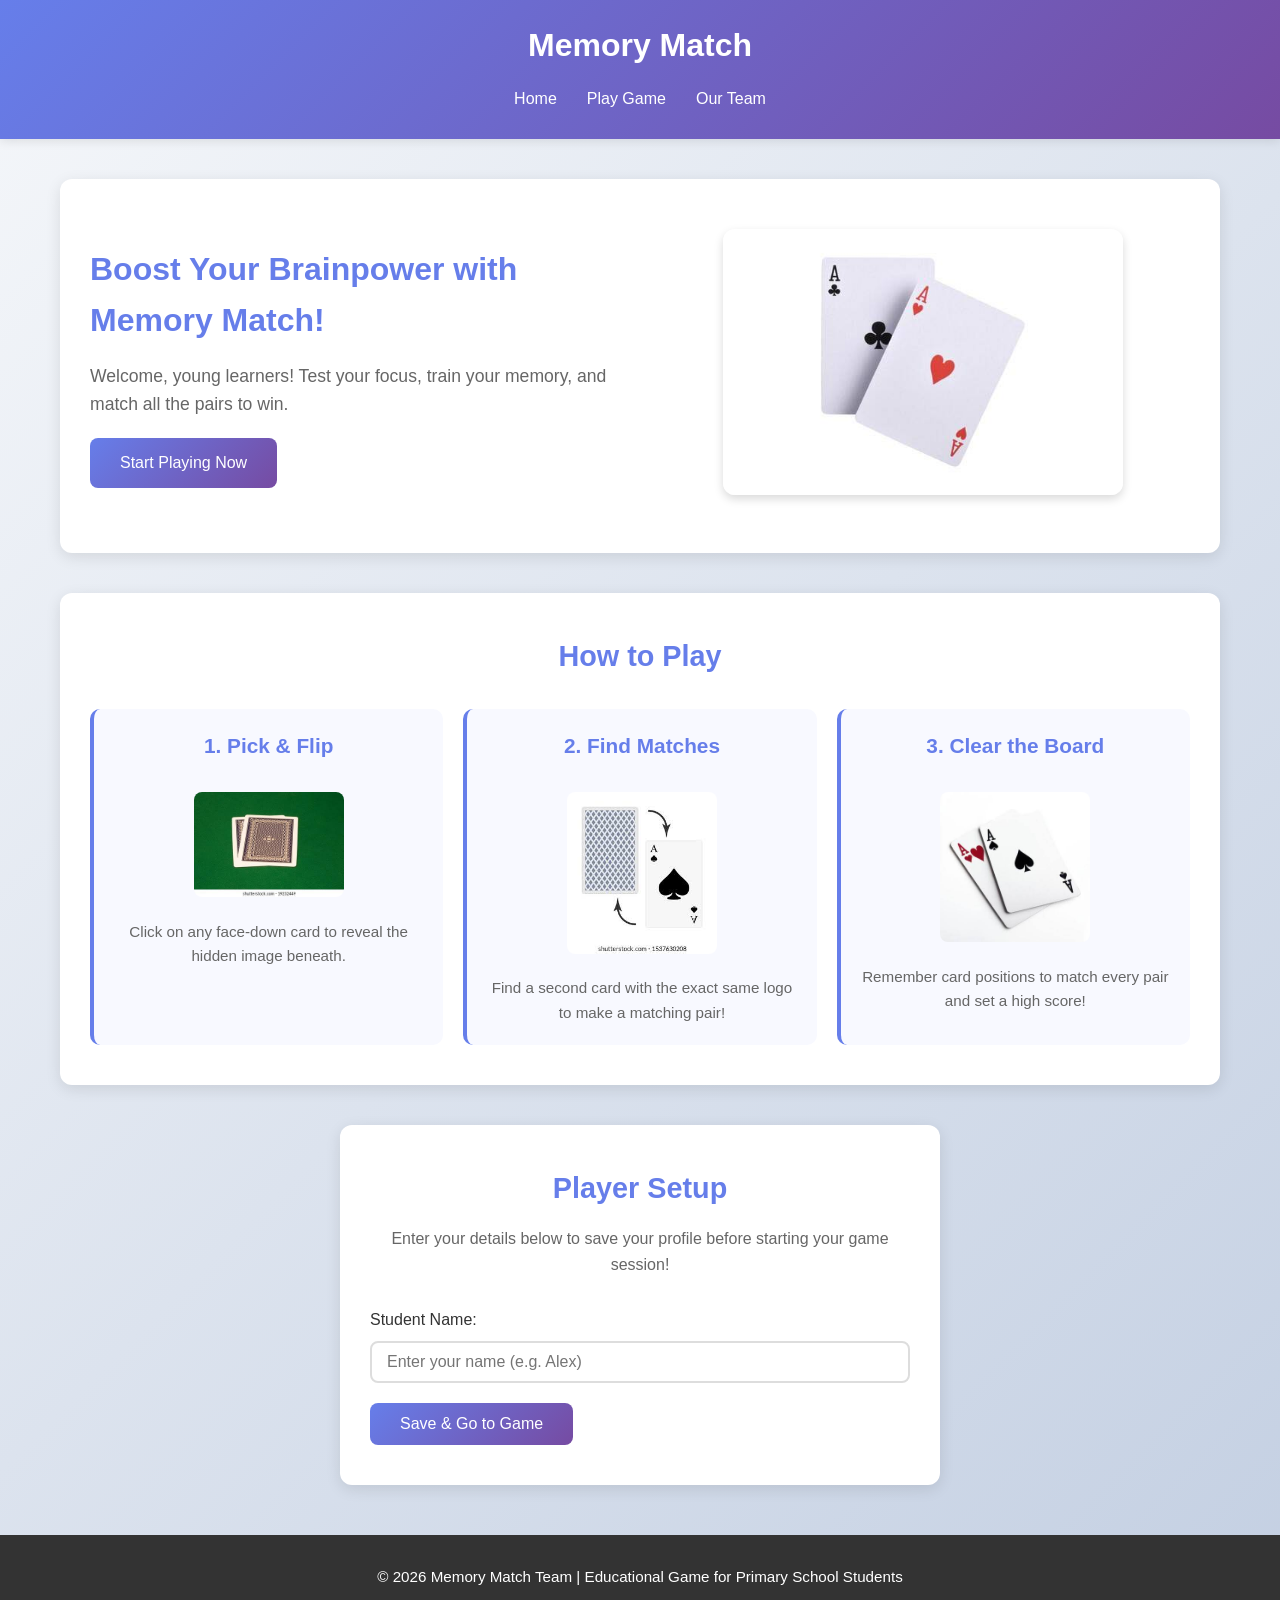
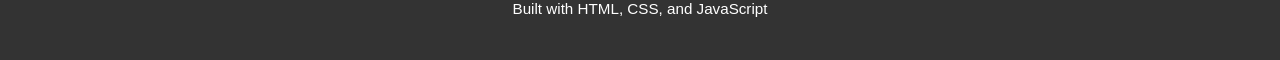
<file: index.html>
<!DOCTYPE html>
<html lang="en">

<head>
    <meta charset="UTF-8">
    <meta name="viewport" content="width=device-width, initial-scale=1.0">
    <title>Memory Match - Train Your Brain!</title>
    <link rel="stylesheet" href="styles.css">
    <script src="script.js"></script>
</head>

<body>

    <!-- Main Navigation Header -->
    <header>
        <div class="logo">
            <h1>Memory Match</h1>
        </div>
        <nav>
            <a href="index.html">Home</a>
            <a href="game.html">Play Game</a>
            <a href="portfolio.html">Our Team</a>
        </nav>
    </header>

    <!-- Main Content Area -->
    <main>

        <!-- Hero Section: Welcoming the Primary Students -->
        <section class="hero-section">
            <div class="hero-content">
                <h2>Boost Your Brainpower with Memory Match!</h2>
                <p>Welcome, young learners! Test your focus, train your memory, and match all the pairs to win.</p>
                <a href="game.html" class="btn-primary">Start Playing Now</a>
            </div>
            <div class="hero-image">
                <img src="./pictures/card.no3.jpg" alt="Children playing memory card game">
            </div>
        </section>

        <!--How-To-Play Section -->
        <section class="how-to-play">
            <h2>How to Play</h2>
            <div class="cards">
                <div class="card-feature">

                    <h3>1. Pick & Flip</h3>
                    <img src="./pictures/card.no5.jpg" alt="Flip Card Icon">
                    <p>Click on any face-down card to reveal the hidden image beneath.</p>
                </div>
                <div class="card-feature">

                    <h3>2. Find Matches</h3>
                    <img src="./pictures/cardno.2.jpg" alt="Match Cards Icon">
                    <p>Find a second card with the exact same logo to make a matching pair!</p>
                </div>
                <div class="card-feature">

                    <h3>3. Clear the Board</h3>
                    <img src="./pictures/card.no4.jpg" alt="Trophy Icon">
                    <p>Remember card positions to match every pair and set a high score!</p>
                </div>
            </div>
        </section>

        <!-- Form Section: User Setup -->
        <section class="player-setup-section">
            <h2>Player Setup</h2>
            <p>Enter your details below to save your profile before starting your game session!</p>

            <form id="player-form">
                <div class="form-group">
                    <label for="player-name">Student Name:</label>
                    <input type="text" id="player-name" name="playerName" placeholder="Enter your name (e.g. Alex)"
                        required>
                </div>
                <button type="submit" class="btn-submit">Save & Go to Game</button>
            </form>
        </section>
    </main>

    <footer>
        <p>&copy; 2026 Memory Match Team | Educational Game for Primary School Students</p>
        <p>Built with HTML, CSS, and JavaScript</p>
    </footer>
</body>

</html>
</file>
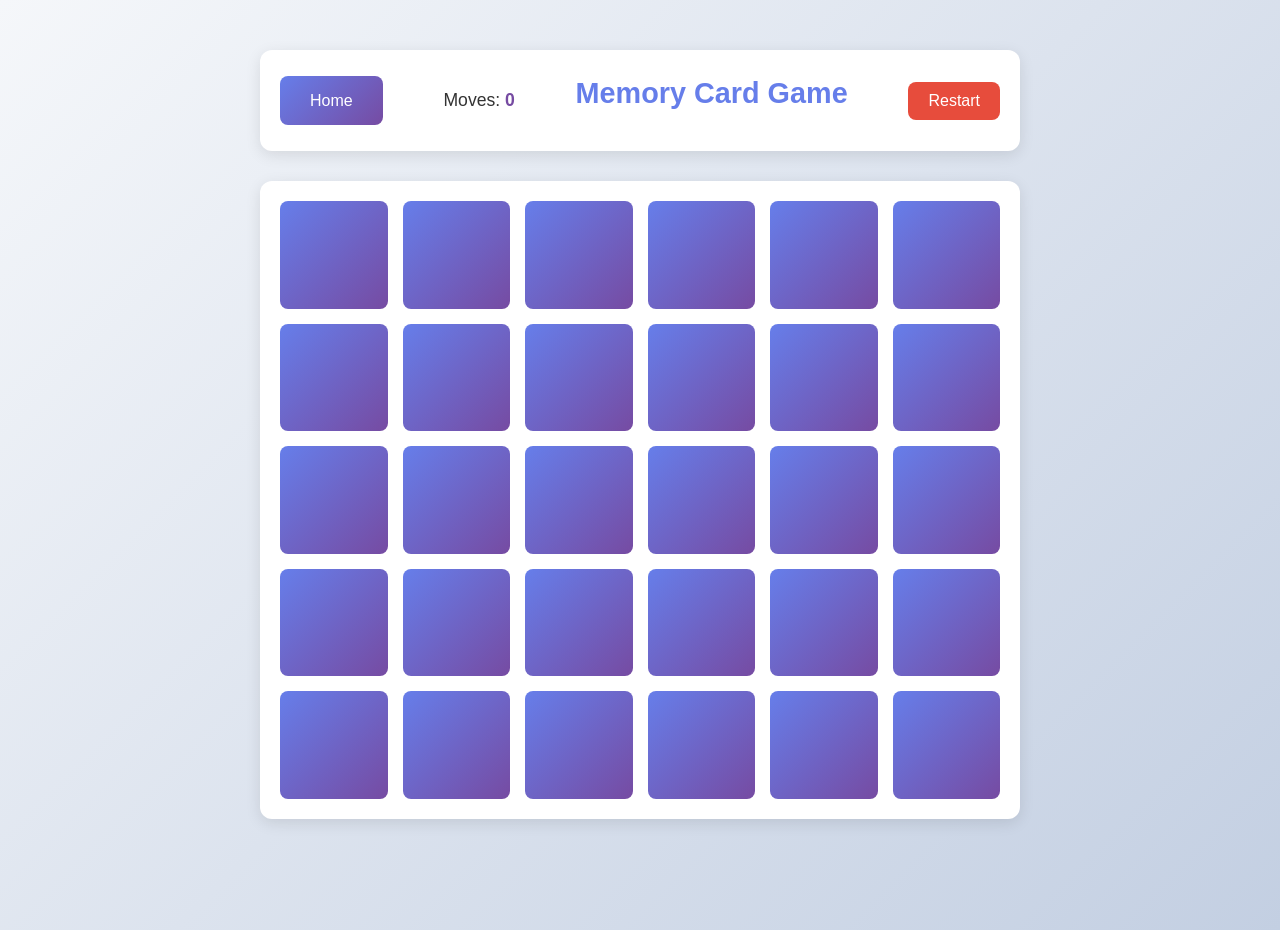
<file: game.html>
<!DOCTYPE html>
<html lang="en">

<head>
    <meta charset="UTF-8">
    <meta name="viewport" content="width=device-width, initial-scale=1.0">
    <title>Memory Card Game</title>
    <link rel="stylesheet" href="./styles.css">
</head>

<body>
    <div class="page-wrapper">
        <header class="hero-header">
            <a href="index.html" class="btn-primary">Home</a>
            <p>Moves: <span id="moves">0</span></p>
            <h1>Memory Card Game</h1>
            <button id="restartBtn">Restart</button>
        </header>
        <div class="card-board">
            <div class="card" data-value="balloon">
                <div class="card-inner">
                    <div class="card-front"></div>
                    <div class="card-back">🎈</div>
                </div>
            </div>

            <div class="card" data-value="trophy">
                <div class="card-inner">
                    <div class="card-front"></div>
                    <div class="card-back">🏆</div>
                </div>
            </div>

            <div class="card" data-value="present">
                <div class="card-inner">
                    <div class="card-front"></div>
                    <div class="card-back">🎁</div>
                </div>
            </div>

            <div class="card" data-value="skateboard">
                <div class="card-inner">
                    <div class="card-front"></div>
                    <div class="card-back">🛹</div>
                </div>
            </div>

            <div class="card" data-value="balloon">
                <div class="card-inner">
                    <div class="card-front"></div>
                    <div class="card-back">🎈</div>
                </div>
            </div>

            <div class="card" data-value="french-fries">
                <div class="card-inner">
                    <div class="card-front"></div>
                    <div class="card-back">🍟</div>
                </div>
            </div>

            <div class="card" data-value="circus">
                <div class="card-inner">
                    <div class="card-front"></div>
                    <div class="card-back">🎪</div>
                </div>
            </div>

            <div class="card" data-value="firecracker">
                <div class="card-inner">
                    <div class="card-front"></div>
                    <div class="card-back">🧨</div>
                </div>
            </div>

            <div class="card" data-value="meat">
                <div class="card-inner">
                    <div class="card-front"></div>
                    <div class="card-back">🥩</div>
                </div>
            </div>

            <div class="card" data-value="paint">
                <div class="card-inner">
                    <div class="card-front"></div>
                    <div class="card-back">🎨</div>
                </div>
            </div>

            <div class="card" data-value="explosion">
                <div class="card-inner">
                    <div class="card-front"></div>
                    <div class="card-back">💥</div>
                </div>
            </div>

            <div class="card" data-value="meat">
                <div class="card-inner">
                    <div class="card-front"></div>
                    <div class="card-back">🥩</div>
                </div>
            </div>

            <div class="card" data-value="skateboard">
                <div class="card-inner">
                    <div class="card-front"></div>
                    <div class="card-back">🛹</div>
                </div>
            </div>

            <div class="card" data-value="present">
                <div class="card-inner">
                    <div class="card-front"></div>
                    <div class="card-back">🎁</div>
                </div>
            </div>

            <div class="card" data-value="truck">
                <div class="card-inner">
                    <div class="card-front"></div>
                    <div class="card-back">🚚</div>
                </div>
            </div>

            <div class="card" data-value="yarn">
                <div class="card-inner">
                    <div class="card-front"></div>
                    <div class="card-back">🧶</div>
                </div>
            </div>

            <div class="card" data-value="circus">
                <div class="card-inner">
                    <div class="card-front"></div>
                    <div class="card-back">🎪</div>
                </div>
            </div>

            <div class="card" data-value="shopping-cart">
                <div class="card-inner">
                    <div class="card-front"></div>
                    <div class="card-back">🛒</div>
                </div>
            </div>

            <div class="card" data-value="firecracker">
                <div class="card-inner">
                    <div class="card-front"></div>
                    <div class="card-back">🧨</div>
                </div>
            </div>

            <div class="card" data-value="pumpkin">
                <div class="card-inner">
                    <div class="card-front"></div>
                    <div class="card-back">🎃</div>
                </div>
            </div>

            <div class="card" data-value="french-fries">
                <div class="card-inner">
                    <div class="card-front"></div>
                    <div class="card-back">🍟</div>
                </div>
            </div>

            <div class="card" data-value="explosion">
                <div class="card-inner">
                    <div class="card-front"></div>
                    <div class="card-back">💥</div>
                </div>
            </div>

            <div class="card" data-value="shopping-cart">
                <div class="card-inner">
                    <div class="card-front"></div>
                    <div class="card-back">🛒</div>
                </div>
            </div>

            <div class="card" data-value="safety-vest">
                <div class="card-inner">
                    <div class="card-front"></div>
                    <div class="card-back">🦺</div>
                </div>
            </div>

            <div class="card" data-value="pumpkin">
                <div class="card-inner">
                    <div class="card-front"></div>
                    <div class="card-back">🎃</div>
                </div>
            </div>

            <div class="card" data-value="paint">
                <div class="card-inner">
                    <div class="card-front"></div>
                    <div class="card-back">🎨</div>
                </div>
            </div>

            <div class="card" data-value="trophy">
                <div class="card-inner">
                    <div class="card-front"></div>
                    <div class="card-back">🏆</div>
                </div>
            </div>

            <div class="card" data-value="truck">
                <div class="card-inner">
                    <div class="card-front"></div>
                    <div class="card-back">🚚</div>
                </div>
            </div>

            <div class="card" data-value="yarn">
                <div class="card-inner">
                    <div class="card-front"></div>
                    <div class="card-back">🧶</div>
                </div>
            </div>
            <div class="card" data-value="safety-vest">
                <div class="card-inner">
                    <div class="card-front"></div>
                    <div class="card-back">🦺</div>
                </div>
            </div>
        </div>
        <!-- Ending screen - hidden by default -->
        <div id="endingScreen" class="ending-screen hidden">
            <div class="ending-content">
                <h2>🎉 Congratulations!</h2>
                <p>You completed the game!</p>
                <p>Moves used: <span id="finalMoves">0</span></p>

                <div class="ending-buttons">
                    <a href="index.html" class="btn-primary">Home</a>
                    <a href="portfolio.html" class="btn-primary">Portfolio</a>
                    <button id="endingRestartBtn" class="btn-primary">Restart Game</button>
                </div>
            </div>
        </div>
    </div>
    <script src="script.js"></script>
</body>

</html>
</file>
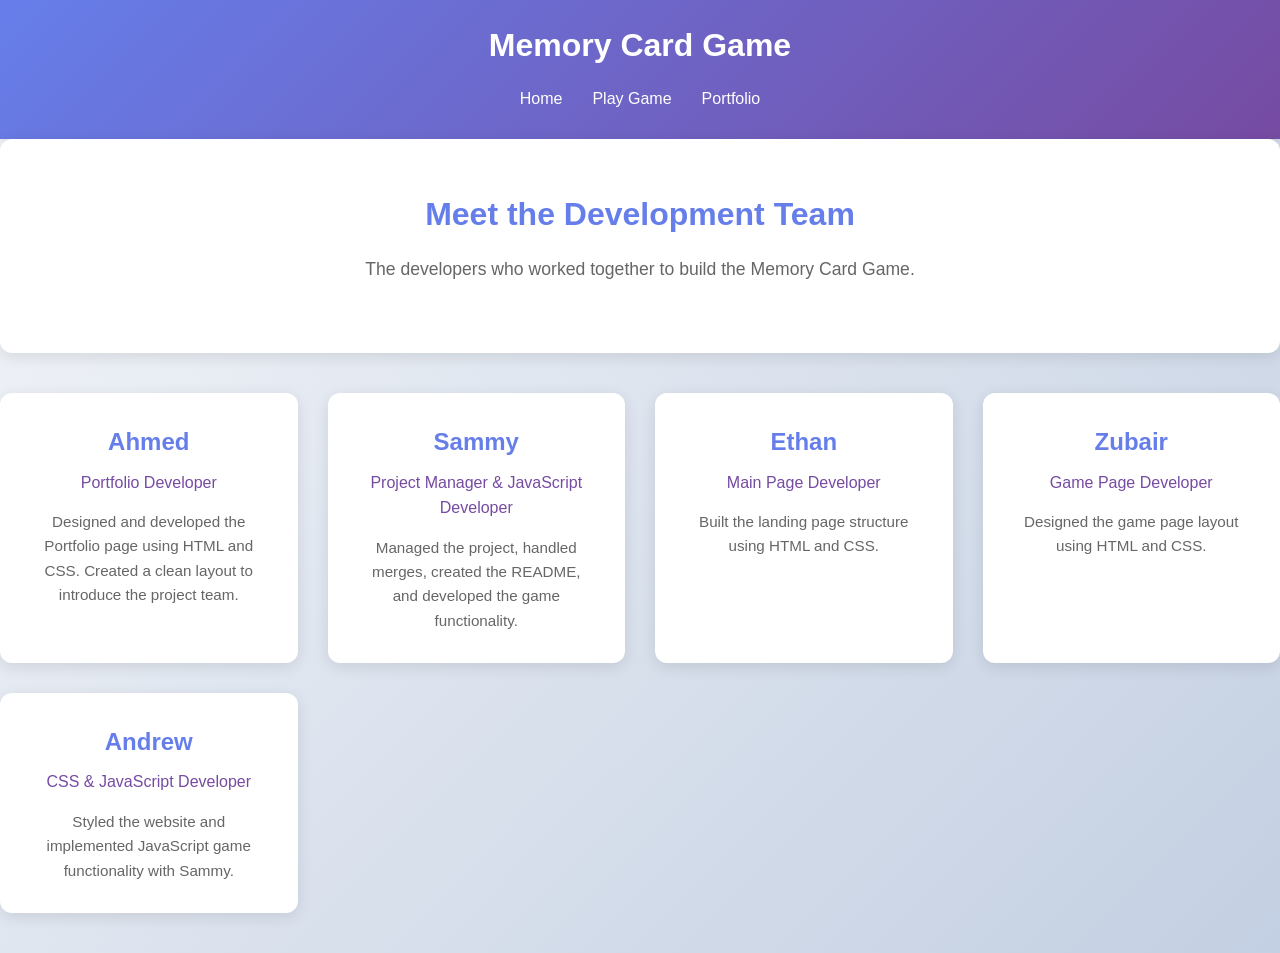
<file: portfolio.html>
<!DOCTYPE html>
<html lang="en">

<head>
    <meta charset="UTF-8">
    <meta name="viewport" content="width=device-width, initial-scale=1.0">
    <title>Memory Match - Our Team</title>
    <link rel="stylesheet" href="./styles.css">
</head>

<body>

    <header>
        <h1>Memory Card Game</h1>
        <nav>
            <a href="index.html">Home</a>
            <a href="game.html">Play Game</a>
            <a href="portfolio.html">Portfolio</a>
        </nav>
    </header>

    <section class="hero">
        <h2>Meet the Development Team</h2>
        <p>The developers who worked together to build the Memory Card Game.</p>
    </section>

    <section class="team-container">

        <div class="card">

            <h3>Ahmed</h3>
            <h4>Portfolio Developer</h4>
            <p>
                Designed and developed the Portfolio page using HTML and CSS.
                Created a clean layout to introduce the project team.
            </p>
        </div>

        <div class="card">

            <h3>Sammy</h3>
            <h4>Project Manager & JavaScript Developer</h4>
            <p>
                Managed the project, handled merges, created the README,
                and developed the game functionality.
            </p>
        </div>

        <div class="card">

            <h3>Ethan</h3>
            <h4>Main Page Developer</h4>
            <p>
                Built the landing page structure using HTML and CSS.
            </p>
        </div>

        <div class="card">

            <h3>Zubair</h3>
            <h4>Game Page Developer</h4>
            <p>
                Designed the game page layout using HTML and CSS.
            </p>
        </div>

        <div class="card">

            <h3>Andrew</h3>
            <h4>CSS & JavaScript Developer</h4>
            <p>
                Styled the website and implemented JavaScript game
                functionality with Sammy.
            </p>
        </div>

    </section>
    
    <script src="/script.js"></script>
</body>

</html>
</file>
<file: styles.css>
/* ===== MEMORY MATCH GAME - STYLESHEET ===== */
/* Styles for index.html, game.html, and portfolio.html */

/* ===== RESET & GLOBAL STYLES ===== */
* {
  margin: 0;
  padding: 0;
  box-sizing: border-box;
}

/* General body styling - light background */
body {
  font-family: 'Segoe UI', Tahoma, Geneva, Verdana, sans-serif;
  background: linear-gradient(135deg, #f5f7fa 0%, #c3cfe2 100%);
  color: #333;
  line-height: 1.6;
  min-height: 100vh;
}

/* ===== HEADER & NAVIGATION ===== */
header {
  background: linear-gradient(135deg, #667eea 0%, #764ba2 100%);
  color: white;
  padding: 20px 0;
  box-shadow: 0 2px 10px rgba(0, 0, 0, 0.1);
}

header h1 {
  text-align: center;
  font-size: 2rem;
  margin-bottom: 15px;
}

/* Navigation styling */
nav {
  display: flex;
  justify-content: center;
  gap: 30px;
  flex-wrap: wrap;
}

nav a {
  color: white;
  text-decoration: none;
  font-size: 1rem;
  transition: opacity 0.3s ease;
  padding-bottom: 5px;
  border-bottom: 2px solid transparent;
}

nav a:hover {
  opacity: 0.8;
  border-bottom: 2px solid white;
}

nav a.active {
  border-bottom: 2px solid white;
  font-weight: bold;
}

/* ===== MAIN CONTENT AREA ===== */
main {
  max-width: 1200px;
  margin: 40px auto;
  padding: 0 20px;
}

/* ===== HERO SECTION (index.html & portfolio.html) ===== */
.hero-section,
.hero {
  background: white;
  padding: 50px 30px;
  border-radius: 12px;
  box-shadow: 0 4px 15px rgba(0, 0, 0, 0.1);
  margin-bottom: 40px;
  text-align: center;
}

.hero-section {
  display: flex;
  gap: 30px;
  align-items: center;
  justify-content: space-between;
}

.hero-content {
  flex: 1;
  text-align: left;
}

.hero-content h2,
.hero h2 {
  color: #667eea;
  font-size: 2rem;
  margin-bottom: 15px;
}

.hero-content p,
.hero p {
  font-size: 1.1rem;
  color: #666;
  margin-bottom: 20px;
}

.hero-image {
  flex: 1;
}

.hero-image img {
  width: 100%;
  max-width: 400px;
  border-radius: 12px;
  box-shadow: 0 4px 10px rgba(0, 0, 0, 0.15);
}

/* ===== BUTTONS ===== */
.btn-primary,
.btn-submit {
  background: linear-gradient(135deg, #667eea 0%, #764ba2 100%);
  color: white;
  padding: 12px 30px;
  border: none;
  border-radius: 8px;
  font-size: 1rem;
  cursor: pointer;
  transition: transform 0.2s, box-shadow 0.2s;
  text-decoration: none;
  display: inline-block;
}

.btn-primary:hover,
.btn-submit:hover {
  transform: translateY(-2px);
  box-shadow: 0 6px 20px rgba(102, 126, 234, 0.4);
}

.btn-primary:active,
.btn-submit:active {
  transform: translateY(0);
}

/* ===== HOW-TO-PLAY SECTION (index.html) ===== */
.how-to-play {
  background: white;
  padding: 40px 30px;
  border-radius: 12px;
  box-shadow: 0 4px 15px rgba(0, 0, 0, 0.1);
  margin-bottom: 40px;
}

.how-to-play h2 {
  text-align: center;
  color: #667eea;
  font-size: 1.8rem;
  margin-bottom: 30px;
}

/* Container for feature cards */
.cards {
  display: grid;
  grid-template-columns: repeat(auto-fit, minmax(250px, 1fr));
  gap: 20px;
}

/* Individual feature cards */
.card-feature {
  background: #f8f9ff;
  padding: 20px;
  border-radius: 10px;
  text-align: center;
  transition: transform 0.3s, box-shadow 0.3s;
  border-left: 4px solid #667eea;
}

.card-feature:hover {
  transform: translateY(-5px);
  box-shadow: 0 8px 20px rgba(102, 126, 234, 0.2);
}

.card-feature h3 {
  color: #667eea;
  font-size: 1.3rem;
  margin-bottom: 15px;
}

.card-feature img {
  width: 100%;
  max-width: 150px;
  margin: 15px 0;
  border-radius: 8px;
}

.card-feature p {
  color: #666;
  font-size: 0.95rem;
}

/* ===== PLAYER SETUP FORM (index.html) ===== */
.player-setup-section {
  background: white;
  padding: 40px 30px;
  border-radius: 12px;
  box-shadow: 0 4px 15px rgba(0, 0, 0, 0.1);
  margin-bottom: 40px;
  max-width: 600px;
  margin-left: auto;
  margin-right: auto;
}

.player-setup-section h2 {
  text-align: center;
  color: #667eea;
  font-size: 1.8rem;
  margin-bottom: 15px;
}

.player-setup-section > p {
  text-align: center;
  color: #666;
  margin-bottom: 30px;
}

/* Form group styling */
.form-group {
  margin-bottom: 20px;
}

.form-group label {
  display: block;
  margin-bottom: 8px;
  color: #333;
  font-weight: 500;
}

.form-group input,
.form-group select {
  width: 100%;
  padding: 10px 15px;
  border: 2px solid #ddd;
  border-radius: 8px;
  font-size: 1rem;
  transition: border-color 0.3s;
}

.form-group input:focus,
.form-group select:focus {
  outline: none;
  border-color: #667eea;
}

/* Error message styling */
.error-message {
  color: #e74c3c;
  font-size: 0.85rem;
  display: block;
  margin-top: 5px;
}

/* ===== GAME PAGE (game.html) ===== */

/* Page wrapper - centers game board */
.page-wrapper {
  max-width: 800px;
  margin: 30px auto;
  padding: 20px;
}

/* Game header with moves counter and restart button */
.hero-header {
  background: white;
  padding: 20px;
  border-radius: 12px;
  display: flex;
  justify-content: space-between;
  align-items: center;
  margin-bottom: 30px;
  box-shadow: 0 4px 15px rgba(0, 0, 0, 0.1);
  flex-wrap: wrap;
  gap: 15px;
}

.hero-header h1 {
  color: #667eea;
  font-size: 1.8rem;
}

.hero-header p {
  font-size: 1.1rem;
  color: #333;
}

.hero-header #moves {
  font-weight: bold;
  color: #764ba2;
}

#restartBtn {
  background: #e74c3c;
  color: white;
  padding: 10px 20px;
  border: none;
  border-radius: 8px;
  cursor: pointer;
  font-size: 1rem;
  transition: background 0.3s, transform 0.2s;
}

#restartBtn:hover {
  background: #c0392b;
  transform: translateY(-2px);
}

/* Card board - grid layout */
.card-board {
  display: grid;
  grid-template-columns: repeat(auto-fit, minmax(100px, 1fr));
  gap: 15px;
  background: white;
  padding: 20px;
  border-radius: 12px;
  box-shadow: 0 4px 15px rgba(0, 0, 0, 0.1);
}

/* ===== 3D CARD FLIP ANIMATION ===== */

/* Main card container */
.card {
  aspect-ratio: 1 / 1;
  cursor: pointer;
  perspective: 1000px;
  transition: transform 0.2s;
}

/* Hover effect - slight scale up */
.card:hover {
  transform: scale(1.05);
}

/* Inner wrapper - this is what rotates */
.card-inner {
  position: relative;
  width: 100%;
  height: 100%;
  transform-style: preserve-3d;
  transition: transform 0.6s;
}

/* When .flipped class is added, rotate 180 degrees */
.card.flipped .card-inner {
  transform: rotateY(180deg);
}

/* Front and back faces of the card */
.card-front,
.card-back {
  position: absolute;
  width: 100%;
  height: 100%;
  backface-visibility: hidden;
  display: flex;
  justify-content: center;
  align-items: center;
  border-radius: 8px;
  font-size: 2.5rem;
  font-weight: bold;
}

/* Front face - blank side (shown at start) */
.card-front {
  background: linear-gradient(135deg, #667eea 0%, #764ba2 100%);
  color: white;
  font-size: 1.5rem;
}

/* Back face - logo side (shown when flipped) */
.card-back {
  background: #f0f0f0;
  transform: rotateY(180deg);
  border: 2px solid #ddd;
}

/* Matched card styling - green glow */
.card.matched .card-back {
  background: linear-gradient(135deg, #90EE90 0%, #7CCD7C 100%);
  box-shadow: inset 0 0 15px rgba(0, 255, 0, 0.4), 0 0 15px rgba(0, 255, 0, 0.3);
  border-color: #5BB65B;
}

/* Prevent clicking on matched cards */
.card.matched {
  pointer-events: none;
  cursor: default;
}

/* Shake animation for non-matching cards */
@keyframes shake {
  0%, 100% { transform: translateX(0); }
  25% { transform: translateX(-8px); }
  75% { transform: translateX(8px); }
}

/* Apply shake effect when .no-match class is added */
.card.no-match {
  animation: shake 0.4s;
}

/* ===== PORTFOLIO PAGE (portfolio.html) ===== */

/* Team container - grid of developer cards */
.team-container {
  display: grid;
  grid-template-columns: repeat(auto-fit, minmax(280px, 1fr));
  gap: 30px;
  margin-bottom: 40px;
}

/* Individual team member card */
.team-container .card {
  background: white;
  padding: 30px;
  border-radius: 12px;
  box-shadow: 0 4px 15px rgba(0, 0, 0, 0.1);
  text-align: center;
  transition: transform 0.3s, box-shadow 0.3s;
  cursor: default;
  aspect-ratio: auto; /* Override game card aspect ratio */
  perspective: none;
}

.team-container .card:hover {
  transform: translateY(-8px);
  box-shadow: 0 8px 25px rgba(102, 126, 234, 0.2);
}

.team-container .card h3 {
  color: #667eea;
  font-size: 1.5rem;
  margin-bottom: 8px;
}

.team-container .card h4 {
  color: #764ba2;
  font-size: 1rem;
  font-weight: 500;
  margin-bottom: 15px;
}

.team-container .card p {
  color: #666;
  font-size: 0.95rem;
  line-height: 1.6;
}

/* ===== FOOTER ===== */
footer {
  background: #333;
  color: white;
  text-align: center;
  padding: 30px 20px;
  margin-top: 50px;
}

footer p {
  margin-bottom: 8px;
  font-size: 0.95rem;
}

/* ===== RESPONSIVE DESIGN ===== */

/* Tablet screens */
@media (max-width: 768px) {
  .hero-section {
    flex-direction: column;
    text-align: center;
  }

  .hero-content {
    text-align: center;
  }

  .hero-content h2 {
    font-size: 1.5rem;
  }

  header h1 {
    font-size: 1.5rem;
  }

  nav {
    gap: 15px;
  }

  .card-board {
    grid-template-columns: repeat(3, 1fr);
  }

  .hero-header {
    flex-direction: column;
    gap: 10px;
  }
}

/* Mobile screens */
@media (max-width: 480px) {
  .card-board {
    grid-template-columns: repeat(2, 1fr);
    gap: 10px;
  }

  .card-front,
  .card-back {
    font-size: 1.5rem;
  }

  .cards {
    grid-template-columns: 1fr;
  }

  main {
    padding: 0 10px;
  }

  header h1 {
    font-size: 1.2rem;
  }

  nav {
    gap: 10px;
    font-size: 0.9rem;
  }

  .btn-primary {
    width: 100%;
  }
}
/* Ending screen styling */
.ending-screen {
  position: fixed;
  top: 0;
  left: 0;
  width: 100%;
  height: 100%;
  background: rgba(0, 0, 0, 0.7);
  display: flex;
  justify-content: center;
  align-items: center;
  z-index: 1000;
}

.ending-screen.hidden {
  display: none;
}

.ending-content {
  background: white;
  padding: 40px;
  border-radius: 12px;
  text-align: center;
  box-shadow: 0 10px 40px rgba(0, 0, 0, 0.3);
}

.ending-content h2 {
  color: #667eea;
  font-size: 2rem;
  margin-bottom: 15px;
}

.ending-content p {
  font-size: 1.1rem;
  color: #666;
  margin-bottom: 10px;
}

#finalMoves {
  font-weight: bold;
  color: #764ba2;
}

.ending-buttons {
  display: flex;
  gap: 15px;
  margin-top: 30px;
  justify-content: center;
  flex-wrap: wrap;
}

.ending-buttons a,
.ending-buttons button {
  text-decoration: none;
}
</file>
